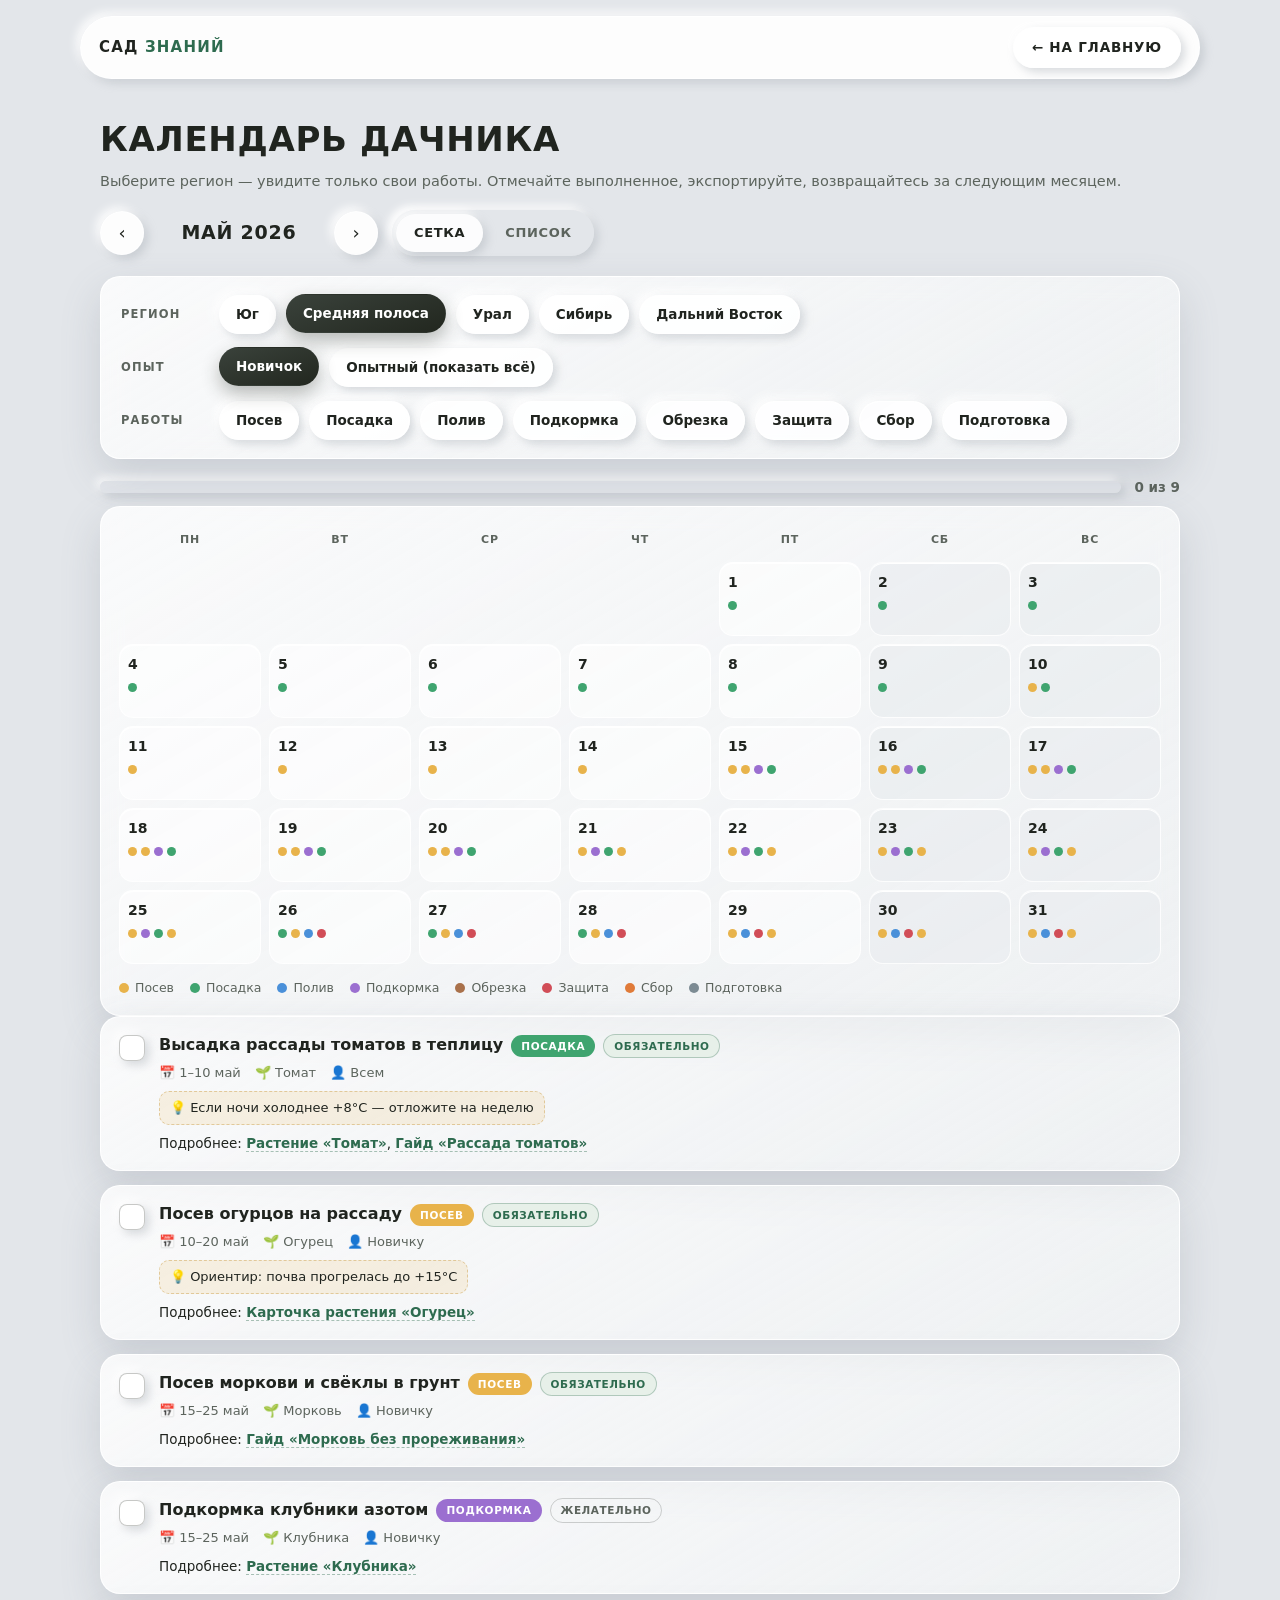
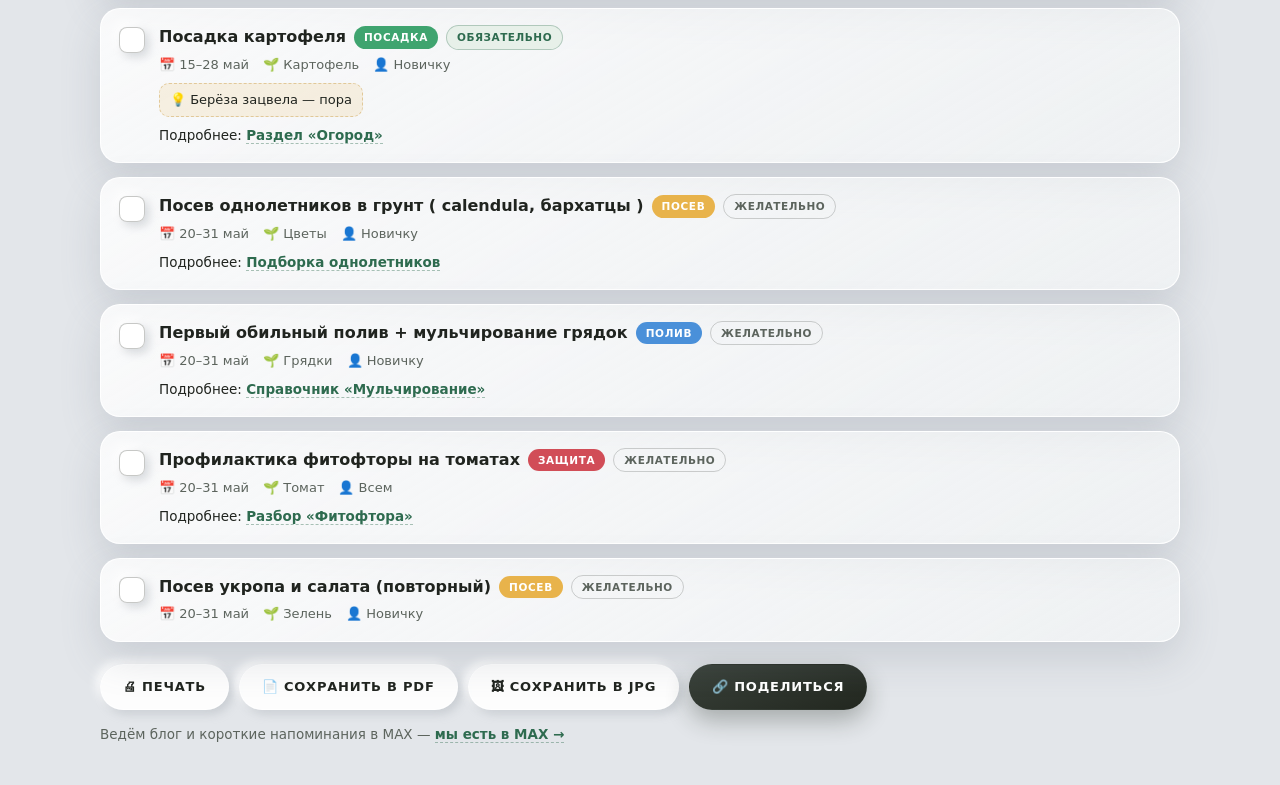
<file: wp-content/themes/sad-znaniy/_design/kalendar-demo.html>
<!DOCTYPE html>
<html lang="ru">
<head>
<meta charset="UTF-8">
<meta name="viewport" content="width=device-width, initial-scale=1.0">
<title>Календарь дачника — Сад знаний</title>
<meta name="description" content="Персональный календарь работ дачника по вашему региону: что делать на участке по месяцам, чек-листы, напоминания.">
<style>
/* ============ ТОКЕНЫ (как в теме) ============ */
:root{
    --bg:#E3E6EA; --ink:#20241F; --muted:#5C645D; --accent:#2E6B4F;
    --accent-soft:#E7F0E9;
    --glass:linear-gradient(150deg, rgba(255,255,255,.8), rgba(248,250,250,.55));
    --glass-strong:rgba(255,255,255,.9);
    --gb:rgba(255,255,255,.95);
    --neu-sm:4px 4px 10px rgba(160,168,176,.4), -4px -4px 10px rgba(255,255,255,.9);
    --neu:8px 8px 20px rgba(160,168,176,.45), -8px -8px 20px rgba(255,255,255,.95);
    --sh:0 16px 40px rgba(100,112,124,.2);
    --r-md:20px; --r-tile:16px;
    /* Цвета категорий работ */
    --c-sow:#E8B34B; --c-plant:#3FA46F; --c-water:#4A90D9; --c-feed:#9B6FD0;
    --c-prune:#A9714B; --c-protect:#D14D57; --c-harvest:#E07B39; --c-prep:#7C8B93;
}
*{margin:0;padding:0;box-sizing:border-box}
html{scroll-behavior:smooth}
body{font-family:'Golos Text',system-ui,sans-serif;font-size:16px;line-height:1.55;color:var(--ink);background:var(--bg);-webkit-font-smoothing:antialiased;overflow-x:hidden}
a{color:inherit;text-decoration:none}
button{font:inherit;cursor:pointer;border:none;background:none;color:inherit}
:focus-visible{outline:3px solid var(--accent);outline-offset:2px;border-radius:8px}
.wrap{max-width:1120px;margin:0 auto;padding:0 20px}

/* ============ ШАПКА (упрощённая) ============ */
.topbar{display:flex;align-items:center;gap:14px;margin:16px auto 0;max-width:1120px;padding:10px 18px;border-radius:999px;background:var(--glass-strong);border:1px solid var(--gb);box-shadow:var(--neu-sm)}
.logo{font-weight:700;letter-spacing:.08em;text-transform:uppercase;font-size:15px}
.logo span{color:var(--accent)}
.topbar .back{margin-left:auto;font-size:13.5px;font-weight:600;letter-spacing:.06em;text-transform:uppercase;padding:9px 18px;border-radius:999px;background:var(--glass-strong);border:1px solid var(--gb);box-shadow:var(--neu-sm)}
.topbar .back:hover{color:var(--accent)}

/* ============ ШАПКА КАЛЕНДАРЯ ============ */
.cal-head{margin:34px 0 20px;display:flex;align-items:flex-end;justify-content:space-between;gap:18px;flex-wrap:wrap}
.cal-head h1{font-size:clamp(24px,3vw,34px);font-weight:700;letter-spacing:.02em;text-transform:uppercase}
.cal-head p{color:var(--muted);font-size:14.5px;margin-top:4px}
.month-nav{display:flex;align-items:center;gap:10px}
.mnav-btn{width:44px;height:44px;border-radius:50%;background:var(--glass-strong);border:1px solid var(--gb);box-shadow:var(--neu-sm);font-size:18px;transition:transform .2s,color .2s}
.mnav-btn:hover{color:var(--accent);transform:translateY(-2px)}
.month-title{min-width:170px;text-align:center;font-weight:700;font-size:19px;letter-spacing:.04em;text-transform:uppercase}

.view-toggle{display:flex;gap:4px;padding:4px;border-radius:999px;background:rgba(228,231,235,.7);box-shadow:var(--neu-sm)}
.view-toggle button{padding:9px 18px;border-radius:999px;font-size:13px;font-weight:600;letter-spacing:.05em;text-transform:uppercase;color:var(--muted);transition:all .25s}
.view-toggle button.on{background:var(--glass-strong);color:var(--ink);box-shadow:var(--neu-sm)}

/* ============ ФИЛЬТРЫ ============ */
.filters{background:var(--glass);border:1px solid var(--gb);border-radius:var(--r-md);box-shadow:var(--sh);padding:18px 20px;display:flex;flex-direction:column;gap:14px;-webkit-backdrop-filter:blur(14px);backdrop-filter:blur(14px)}
.f-row{display:flex;align-items:center;gap:10px;flex-wrap:wrap}
.f-label{font-size:11.5px;font-weight:700;letter-spacing:.1em;text-transform:uppercase;color:var(--muted);min-width:88px}
.chip{padding:8px 16px;border-radius:999px;font-size:13.5px;font-weight:600;background:var(--glass-strong);border:1px solid var(--gb);box-shadow:var(--neu-sm);transition:all .22s}
.chip:hover{color:var(--accent)}
.chip.on{background:linear-gradient(160deg,#3A423B,#22271F);color:#fff;border-color:transparent;box-shadow:0 8px 18px rgba(35,42,34,.3);transform:translateY(-1px)}
.chip.on.t-sow{background:linear-gradient(160deg,#E8B34B,#c98f2e)}
.chip.on.t-plant{background:linear-gradient(160deg,#3FA46F,#2E6B4F)}
.chip.on.t-water{background:linear-gradient(160deg,#4A90D9,#33699f)}
.chip.on.t-feed{background:linear-gradient(160deg,#9B6FD0,#7a51ab)}
.chip.on.t-prune{background:linear-gradient(160deg,#A9714B,#865434)}
.chip.on.t-protect{background:linear-gradient(160deg,#D14D57,#b13a44)}
.chip.on.t-harvest{background:linear-gradient(160deg,#E07B39,#bd5f22)}
.chip.on.t-prep{background:linear-gradient(160deg,#7C8B93,#5f6d74)}

/* ============ ПРОГРЕСС ============ */
.progress-row{display:flex;align-items:center;gap:14px;margin:18px 0 8px}
.progress-track{flex:1;height:12px;border-radius:999px;background:rgba(228,231,235,.8);box-shadow:var(--neu-sm);overflow:hidden}
.progress-fill{height:100%;width:0;border-radius:999px;background:linear-gradient(90deg,#3FA46F,#2E6B4F);transition:width .6s ease}
.progress-num{font-size:13.5px;font-weight:600;color:var(--muted);white-space:nowrap}

/* ============ СЕТКА МЕСЯЦА ============ */
.cal-grid-card{background:var(--glass);border:1px solid var(--gb);border-radius:var(--r-md);box-shadow:var(--sh);padding:18px;-webkit-backdrop-filter:blur(14px);backdrop-filter:blur(14px)}
.grid7{display:grid;grid-template-columns:repeat(7,1fr);gap:8px}
.dow{font-size:11px;font-weight:700;letter-spacing:.08em;text-transform:uppercase;color:var(--muted);text-align:center;padding:6px 0}
.day{min-height:74px;border-radius:14px;background:rgba(255,255,255,.55);border:1px solid rgba(255,255,255,.8);box-shadow:inset 0 1px 0 #fff;padding:7px 8px;cursor:pointer;position:relative;transition:transform .2s,box-shadow .25s}
.day:hover{transform:translateY(-3px);box-shadow:var(--neu-sm)}
.day.empty{background:transparent;border:none;box-shadow:none;cursor:default}
.day.out{opacity:.45}
.day .num{font-weight:700;font-size:14px}
.day.today .num{display:inline-flex;width:26px;height:26px;align-items:center;justify-content:center;background:var(--accent);color:#fff;border-radius:50%}
.day.sel{border-color:var(--accent);box-shadow:0 0 0 2px var(--accent) inset}
.day.weekend{background:rgba(232,235,239,.6)}
.markers{display:flex;flex-wrap:wrap;gap:4px;margin-top:6px}
.mk{width:9px;height:9px;border-radius:50%;transition:transform .2s}
.day:hover .mk{transform:scale(1.35)}
.mk.sow{background:var(--c-sow)}.mk.plant{background:var(--c-plant)}.mk.water{background:var(--c-water)}.mk.feed{background:var(--c-feed)}.mk.prune{background:var(--c-prune)}.mk.protect{background:var(--c-protect)}.mk.harvest{background:var(--c-harvest)}.mk.prep{background:var(--c-prep)}
.legend{display:flex;flex-wrap:wrap;gap:8px 16px;margin-top:14px;font-size:12.5px;color:var(--muted)}
.legend span{display:inline-flex;align-items:center;gap:6px}
.legend i{width:10px;height:10px;border-radius:50%;display:inline-block}

/* Панель выбранного дня */
.day-panel{margin-top:14px;padding:16px;border-radius:14px;background:var(--accent-soft);border:1px solid rgba(46,107,79,.2)}
.day-panel h3{font-size:14px;font-weight:700;letter-spacing:.06em;text-transform:uppercase;margin-bottom:10px}
.day-panel .dp-task{font-size:14.5px;padding:5px 0;display:flex;gap:8px;align-items:baseline}
.dp-dot{width:9px;height:9px;border-radius:50%;flex-shrink:0;position:relative;top:-1px}

/* ============ СПИСОК ЗАДАЧ ============ */
.tasks{display:flex;flex-direction:column;gap:14px}
.task{background:var(--glass);border:1px solid var(--gb);border-radius:var(--r-md);box-shadow:var(--sh);padding:16px 18px;display:flex;gap:14px;align-items:flex-start;transition:transform .22s,box-shadow .3s;animation:appear .35s ease both}
.task:hover{transform:translateY(-3px);box-shadow:0 20px 44px rgba(100,112,124,.28)}
@keyframes appear{from{opacity:0;transform:translateY(8px)}to{opacity:1;transform:none}}
.task.done{opacity:.55}
.task.done .t-title{text-decoration:line-through}
.cb{width:26px;height:26px;border-radius:8px;flex-shrink:0;background:var(--glass-strong);border:1.5px solid rgba(32,36,31,.25);box-shadow:var(--neu-sm);display:flex;align-items:center;justify-content:center;transition:all .2s;margin-top:2px}
.cb svg{opacity:0;transform:scale(.4);transition:all .2s;color:#fff}
.task.done .cb{background:var(--accent);border-color:var(--accent)}
.task.done .cb svg{opacity:1;transform:scale(1)}
.t-body{flex:1;min-width:0}
.t-top{display:flex;align-items:center;gap:8px;flex-wrap:wrap}
.t-title{font-weight:700;font-size:16px}
.t-type{font-size:10.5px;font-weight:700;letter-spacing:.06em;text-transform:uppercase;padding:3px 10px;border-radius:999px;color:#fff}
.t-type.sow{background:var(--c-sow)}.t-type.plant{background:var(--c-plant)}.t-type.water{background:var(--c-water)}.t-type.feed{background:var(--c-feed)}.t-type.prune{background:var(--c-prune)}.t-type.protect{background:var(--c-protect)}.t-type.harvest{background:var(--c-harvest)}.t-type.prep{background:var(--c-prep)}
.t-pr{font-size:10.5px;font-weight:700;letter-spacing:.05em;text-transform:uppercase;padding:3px 10px;border-radius:999px;border:1px solid rgba(32,36,31,.2);color:var(--muted)}
.t-pr.must{background:var(--accent-soft);color:var(--accent);border-color:rgba(46,107,79,.3)}
.t-meta{display:flex;flex-wrap:wrap;gap:4px 14px;font-size:13px;color:var(--muted);margin-top:5px}
.t-hint{font-size:13px;background:rgba(232,179,75,.14);border:1px dashed rgba(196,143,46,.4);border-radius:10px;padding:6px 10px;margin-top:8px;display:inline-flex;gap:6px;align-items:baseline}
.t-links{margin-top:8px;font-size:13.5px}
.t-links a{color:var(--accent);font-weight:600;border-bottom:1px dashed rgba(46,107,79,.4)}
.t-links a:hover{border-bottom-style:solid}
.task.missed{opacity:.5;filter:grayscale(.4)}
.task.missed .miss-badge{font-size:11px;font-weight:700;color:#a33;background:rgba(209,77,87,.1);border:1px solid rgba(209,77,87,.3);border-radius:999px;padding:2px 10px}

/* ============ ЭКСПОРТ + MAX ============ */
.export-row{display:flex;gap:10px;flex-wrap:wrap;margin:22px 0 6px}
.btn{display:inline-flex;align-items:center;gap:8px;padding:12px 22px;border-radius:999px;font-size:13px;font-weight:600;letter-spacing:.06em;text-transform:uppercase;border:1px solid var(--gb);background:var(--glass-strong);box-shadow:var(--neu-sm);transition:all .22s}
.btn:hover{transform:translateY(-2px);color:var(--accent);box-shadow:var(--neu)}
.btn-dark{background:linear-gradient(160deg,#3A423B,#22271F);color:#fff;border-color:transparent;box-shadow:0 10px 24px rgba(35,42,34,.32)}
.btn-dark:hover{color:#fff}
.max-link{margin:14px 0 40px;font-size:13.5px;color:var(--muted)}
.max-link a{color:var(--accent);font-weight:600;border-bottom:1px dashed rgba(46,107,79,.4)}
.max-link a:hover{border-bottom-style:solid}
.empty-state{padding:44px 20px;text-align:center;color:var(--muted);font-size:15px}

/* ============ ПЕЧАТЬ ============ */
@media print{
    body{background:#fff;font-size:13px}
    .topbar,.filters,.view-toggle,.month-nav,.export-row,.max-link,.cal-head p,.legend,.day-panel,.cb{display:none !important}
    .cal-head h1{font-size:20px}
    .cal-grid-card,.task{box-shadow:none;border:1px solid #ddd;break-inside:avoid;background:#fff}
    .frame{margin:0;padding:0}
}
@media(max-width:760px){
    .grid7{gap:4px}
    .day{min-height:52px;padding:5px}
    .day .num{font-size:12px}
    .f-label{min-width:100%}
    .cal-head{flex-direction:column;align-items:stretch}
    .view-toggle{align-self:flex-start}
}
@media (prefers-reduced-motion:reduce){*{animation:none!important;transition:none!important}}
</style>
</head>
<body>

<header class="topbar">
    <a href="/" class="logo">Сад <span>знаний</span></a>
    <a href="/" class="back">← На главную</a>
</header>

<main class="wrap">

    <div class="cal-head">
        <div>
            <h1>Календарь дачника</h1>
            <p>Выберите регион — увидите только свои работы. Отмечайте выполненное, экспортируйте, возвращайтесь за следующим месяцем.</p>
        </div>
        <div style="display:flex;gap:14px;align-items:center;flex-wrap:wrap">
            <div class="month-nav">
                <button class="mnav-btn" id="prevM" aria-label="Предыдущий месяц">‹</button>
                <span class="month-title" id="monthTitle">Май 2026</span>
                <button class="mnav-btn" id="nextM" aria-label="Следующий месяц">›</button>
            </div>
            <div class="view-toggle" role="tablist">
                <button id="vGrid" class="on">Сетка</button>
                <button id="vList">Список</button>
            </div>
        </div>
    </div>

    <!-- Фильтры -->
    <section class="filters" aria-label="Фильтры календаря">
        <div class="f-row">
            <span class="f-label">Регион</span>
            <button class="chip region" data-region="south">Юг</button>
            <button class="chip region on" data-region="mid">Средняя полоса</button>
            <button class="chip region" data-region="ural">Урал</button>
            <button class="chip region" data-region="sib">Сибирь</button>
            <button class="chip region" data-region="dv">Дальний Восток</button>
        </div>
        <div class="f-row">
            <span class="f-label">Опыт</span>
            <button class="chip exp on" data-exp="new">Новичок</button>
            <button class="chip exp" data-exp="all">Опытный (показать всё)</button>
        </div>
        <div class="f-row">
            <span class="f-label">Работы</span>
            <button class="chip wtype t-sow" data-type="sow">Посев</button>
            <button class="chip wtype t-plant" data-type="plant">Посадка</button>
            <button class="chip wtype t-water" data-type="water">Полив</button>
            <button class="chip wtype t-feed" data-type="feed">Подкормка</button>
            <button class="chip wtype t-prune" data-type="prune">Обрезка</button>
            <button class="chip wtype t-protect" data-type="protect">Защита</button>
            <button class="chip wtype t-harvest" data-type="harvest">Сбор</button>
            <button class="chip wtype t-prep" data-type="prep">Подготовка</button>
        </div>
    </section>

    <!-- Прогресс -->
    <div class="progress-row">
        <div class="progress-track"><div class="progress-fill" id="pFill"></div></div>
        <span class="progress-num" id="pNum">0 из 0</span>
    </div>

    <!-- СЕТКА -->
    <section id="gridView" class="cal-grid-card">
        <div class="grid7" id="grid"></div>
        <div class="legend" id="legend">
            <span><i class="mk sow"></i>Посев</span><span><i class="mk plant"></i>Посадка</span>
            <span><i class="mk water"></i>Полив</span><span><i class="mk feed"></i>Подкормка</span>
            <span><i class="mk prune"></i>Обрезка</span><span><i class="mk protect"></i>Защита</span>
            <span><i class="mk harvest"></i>Сбор</span><span><i class="mk prep"></i>Подготовка</span>
        </div>
        <div class="day-panel" id="dayPanel" hidden>
            <h3 id="dpTitle"></h3>
            <div id="dpTasks"></div>
        </div>
    </section>

    <!-- СПИСОК -->
    <section id="listView" class="tasks" hidden></section>

    <!-- Экспорт -->
    <div class="export-row">
        <button class="btn" onclick="window.print()">🖨 Печать</button>
        <button class="btn" id="btnPdf">📄 Сохранить в PDF</button>
        <button class="btn" id="btnJpg">🖼 Сохранить в JPG</button>
        <button class="btn btn-dark" id="btnShare">🔗 Поделиться</button>
    </div>
    <p class="max-link">Ведём блог и короткие напоминания в MAX — <a href="https://web.max.ru/-76163835891728" target="_blank" rel="noopener">мы есть в MAX →</a></p>

</main>

<script>
/* ============ ДАННЫЕ (в проде — серверный рендер, см. примечание) ============ */
const TYPE_LABEL={sow:'Посев',plant:'Посадка',water:'Полив',feed:'Подкормка',prune:'Обрезка',protect:'Защита',harvest:'Сбор',prep:'Подготовка'};
const REGION_LABEL={south:'Юг',mid:'Средняя полоса',ural:'Урал',sib:'Сибирь',dv:'Дальний Восток'};
const TASKS=[
 {id:1,title:'Посев огурцов на рассаду',type:'sow',regions:['mid','ural','sib'],exp:'new',d1:10,d2:20,pr:'must',hint:'Ориентир: почва прогрелась до +15°C',crop:'Огурец',links:[['Карточка растения «Огурец»','#']]},
 {id:2,title:'Высадка рассады томатов в теплицу',type:'plant',regions:['mid'],exp:'all',d1:1,d2:10,pr:'must',hint:'Если ночи холоднее +8°C — отложите на неделю',crop:'Томат',links:[['Растение «Томат»','#'],['Гайд «Рассада томатов»','#']]},
 {id:3,title:'Высадка рассады томатов в открытый грунт',type:'plant',regions:['south'],exp:'all',d1:1,d2:12,pr:'must',hint:'',crop:'Томат',links:[['Растение «Томат»','#']]},
 {id:4,title:'Санитарная обрезка яблонь и груш',type:'prune',regions:['all'],exp:'exp',d1:1,d2:15,pr:'must',hint:'Только до распускания почек',crop:'Яблоня',links:[['Гайд «Обрезка яблони»','#']]},
 {id:5,title:'Профилактическая обработка сада от вредителей',type:'protect',regions:['all'],exp:'exp',d1:5,d2:15,pr:'must',hint:'По зелёному конусу',crop:'Сад',links:[['Раздел «Защита»','#']]},
 {id:6,title:'Посев моркови и свёклы в грунт',type:'sow',regions:['mid','ural','sib'],exp:'new',d1:15,d2:25,pr:'must',hint:'',crop:'Морковь',links:[['Гайд «Морковь без прореживания»','#']]},
 {id:7,title:'Подкормка клубники азотом',type:'feed',regions:['all'],exp:'new',d1:15,d2:25,pr:'opt',hint:'',crop:'Клубника',links:[['Растение «Клубника»','#']]},
 {id:8,title:'Посадка картофеля',type:'plant',regions:['mid','ural','sib'],exp:'new',d1:15,d2:28,pr:'must',hint:'Берёза зацвела — пора',crop:'Картофель',links:[['Раздел «Огород»','#']]},
 {id:9,title:'Посев однолетников в грунт ( calendula, бархатцы )',type:'sow',regions:['all'],exp:'new',d1:20,d2:31,pr:'opt',hint:'',crop:'Цветы',links:[['Подборка однолетников','#']]},
 {id:10,title:'Первый обильный полив + мульчирование грядок',type:'water',regions:['all'],exp:'new',d1:20,d2:31,pr:'opt',hint:'',crop:'Грядки',links:[['Справочник «Мульчирование»','#']]},
 {id:11,title:'Профилактика фитофторы на томатах',type:'protect',regions:['south','mid'],exp:'all',d1:20,d2:31,pr:'opt',hint:'',crop:'Томат',links:[['Разбор «Фитофтора»','#']]},
 {id:12,title:'Сбор первого редиса',type:'harvest',regions:['south'],exp:'all',d1:20,d2:31,pr:'opt',hint:'',crop:'Редис',links:[]},
 {id:13,title:'Посев укропа и салата (повторный)',type:'sow',regions:['mid','ural','sib','dv'],exp:'new',d1:20,d2:31,pr:'opt',hint:'',crop:'Зелень',links:[]}
];
const JUNE=[ // июнь — чтобы стрелка месяцев работала
 {id:101,title:'Высадка рассады томатов в грунт',type:'plant',regions:['mid','ural','sib'],exp:'new',d1:1,d2:10,pr:'must',hint:'Сибирь: +2 недели',crop:'Томат',links:[['Растение «Томат»','#']]},
 {id:102,title:'Прищипка огурцов',type:'prep',regions:['all'],exp:'exp',d1:5,d2:20,pr:'opt',hint:'',crop:'Огурец',links:[['Растение «Огурец»','#']]},
 {id:103,title:'Полив сада раз в неделю по норме',type:'water',regions:['all'],exp:'new',d1:1,d2:30,pr:'must',hint:'',crop:'Сад',links:[]}
];
const DATA={5:TASKS,6:JUNE};

/* ============ СОСТОЯНИЕ ============ */
const S={month:5,year:2026,region:'mid',exp:'new',types:new Set(),view:'grid',day:null};
try{Object.assign(S,JSON.parse(localStorage.getItem('sad_cal')||'{}'));}catch(e){}
const saveS=()=>localStorage.setItem('sad_cal',JSON.stringify({region:S.region,exp:S.exp,month:S.month,year:S.year,view:S.view}));
const doneSet=new Set(JSON.parse(localStorage.getItem('sad_done')||'[]'));
const saveDone=()=>localStorage.setItem('sad_done',JSON.stringify([...doneSet]));
const MONTHS=['Январь','Февраль','Март','Апрель','Май','Июнь','Июль','Август','Сентябрь','Октябрь','Ноябрь','Декабрь'];
const today=new Date();

/* ============ ФИЛЬТРАЦИЯ ============ */
const visible=()=>{
    const arr=DATA[S.month]||[];
    return arr.filter(t=>{
        if(!(t.regions.includes('all')||t.regions.includes(S.region)))return false;
        if(S.exp==='new'&&t.exp==='exp')return false;
        if(S.types.size&&!S.types.has(t.type))return false;
        return true;
    });
};
const taskOnDay=(t,d)=>d>=t.d1&&d<=t.d2;

/* ============ РЕНДЕР ============ */
const $=id=>document.getElementById(id);
function render(){
    $('monthTitle').textContent=MONTHS[S.month-1]+' '+S.year;
    const list=visible();
    // сетка
    const first=new Date(S.year,S.month-1,1).getDay(),off=(first+6)%7;
    const days=new Date(S.year,S.month,0).getDate();
    let g='<div class="dow">Пн</div><div class="dow">Вт</div><div class="dow">Ср</div><div class="dow">Чт</div><div class="dow">Пт</div><div class="dow">Сб</div><div class="dow">Вс</div>';
    for(let i=0;i<off;i++)g+='<div class="day empty"></div>';
    for(let d=1;d<=days;d++){
        const dt=new Date(S.year,S.month-1,d);
        const wd=dt.getDay();
        const tasks=list.filter(t=>taskOnDay(t,d));
        const cls=['day',wd===0||wd===6?'weekend':''];
        if(dt.toDateString()===today.toDateString()&&S.month===today.getMonth()+1&&S.year===today.getFullYear())cls.push('today');
        if(S.day===d)cls.push('sel');
        g+=`<div class="${cls.join(' ')}" data-day="${d}" role="button" tabindex="0" aria-label="${d} ${MONTHS[S.month-1]}">
            <span class="num">${d}</span>
            <div class="markers">${tasks.slice(0,4).map(t=>`<i class="mk ${t.type}" title="${t.title}"></i>`).join('')}</div>
        </div>`;
    }
    $('grid').innerHTML=g;
    $('grid').querySelectorAll('.day[data-day]').forEach(el=>{
        const d=+el.dataset.day;
        el.onclick=()=>{S.day=S.day===d?null:d;render();};
        el.onkeydown=e=>{if(e.key==='Enter'||e.key===' '){e.preventDefault();S.day=S.day===d?null:d;render();}};
    });
    // панель дня
    if(S.day){
        const tasks=list.filter(t=>taskOnDay(t,S.day));
        $('dayPanel').hidden=false;
        $('dpTitle').textContent=`${S.day} ${MONTHS[S.month-1]} — ${tasks.length?tasks.length+' задач':'задач нет'}`;
        $('dpTasks').innerHTML=tasks.map(t=>`<div class="dp-task"><i class="dp-dot mk ${t.type}"></i>${t.title}</div>`).join('')||'<div class="dp-task">Отдыхайте 🌿 Задач на этот день нет.</div>';
    }else $('dayPanel').hidden=true;
    // список
    const sorted=[...list].sort((a,b)=>a.d1-b.d1);
    $('listView').innerHTML=sorted.length?sorted.map(t=>{
        const done=doneSet.has(t.id);
        const isCur=S.month===today.getMonth()+1&&S.year===today.getFullYear();
        const missed=isCur&&t.d2<today.getDate()&&!done;
        const links=t.links&&t.links.length?`<div class="t-links">Подробнее: ${t.links.map(l=>`<a href="${l[1]}">${l[0]}</a>`).join(', ')}</div>`:'';
        return `<article class="task ${done?'done':''} ${missed?'missed':''}" data-id="${t.id}">
            <button class="cb" aria-label="Отметить выполненной"><svg width="14" height="14" viewBox="0 0 24 24" fill="none" stroke="currentColor" stroke-width="3" stroke-linecap="round"><path d="m5 13 4 4L19 7"/></svg></button>
            <div class="t-body">
                <div class="t-top"><span class="t-title">${t.title}</span><span class="t-type ${t.type}">${TYPE_LABEL[t.type]}</span><span class="t-pr ${t.pr==='must'?'must':''}">${t.pr==='must'?'Обязательно':t.pr==='opt'?'Желательно':'По погоде'}</span>${missed?'<span class="miss-badge">Пропущено — запланируйте на следующий сезон</span>':''}</div>
                <div class="t-meta"><span>📅 ${t.d1}–${t.d2} ${MONTHS[S.month-1].toLowerCase()}</span><span>🌱 ${t.crop}</span><span>👤 ${t.exp==='new'?'Новичку':t.exp==='exp'?'Опытным':'Всем'}</span></div>
                ${t.hint?`<div class="t-hint">💡 ${t.hint}</div>`:''}
                ${links}
            </div>
        </article>`;
    }).join(''):'<div class="empty-state">События этого месяца ещё наполняются. Загляните в соседние месяцы или подпишитесь на напоминания.</div>';
    $('listView').querySelectorAll('.task').forEach(el=>{
        el.querySelector('.cb').onclick=()=>{
            const id=+el.dataset.id;
            doneSet.has(id)?doneSet.delete(id):doneSet.add(id);
            saveDone();render();
        };
    });
    // прогресс
    const done=list.filter(t=>doneSet.has(t.id)).length;
    $('pFill').style.width=list.length?(done/list.length*100)+'%':'0';
    $('pNum').textContent=`${done} из ${list.length}`;
    saveS();
}

/* ============ СОБЫТИЯ UI ============ */
document.querySelectorAll('.region').forEach(b=>b.onclick=()=>{
    S.region=b.dataset.region;
    document.querySelectorAll('.region').forEach(x=>x.classList.toggle('on',x===b));render();
});
document.querySelectorAll('.exp').forEach(b=>b.onclick=()=>{
    S.exp=b.dataset.exp;
    document.querySelectorAll('.exp').forEach(x=>x.classList.toggle('on',x===b));render();
});
document.querySelectorAll('.wtype').forEach(b=>b.onclick=()=>{
    const t=b.dataset.type;
    S.types.has(t)?S.types.delete(t):S.types.add(t);
    b.classList.toggle('on');render();
});
 $('vGrid').onclick=()=>{S.view='grid';$('vGrid').classList.add('on');$('vList').classList.remove('on');$('gridView').hidden=false;$('listView').hidden=true;};
 $('vList').onclick=()=>{S.view='list';$('vList').classList.add('on');$('vGrid').classList.remove('on');$('gridView').hidden=true;$('listView').hidden=false;};
 $('prevM').onclick=()=>{S.month--;if(S.month<1){S.month=12;S.year--;}S.day=null;render();};
 $('nextM').onclick=()=>{S.month++;if(S.month>12){S.month=1;S.year++;}S.day=null;render();};
 $('btnPdf').onclick=()=>window.print();

/* JPG: рисуем карточку месяца на canvas */
 $('btnJpg').onclick=()=>{
    const list=visible();
    const c=document.createElement('canvas');c.width=900;c.height=200+list.length*54+120;
    const x=c.getContext('2d');
    x.fillStyle='#F4F5F7';x.fillRect(0,0,c.width,c.height);
    x.fillStyle='#20241F';x.font='bold 34px system-ui';x.fillText('Календарь дачника — '+MONTHS[S.month-1]+' '+S.year,50,80);
    x.fillStyle='#5C645D';x.font='20px system-ui';x.fillText('Регион: '+REGION_LABEL[S.region]+' · znai-sad.ru',50,115);
    list.forEach((t,i)=>{
        const y=170+i*54;
        x.fillStyle='#fff';x.strokeStyle='#E3E6EA';
        x.beginPath();x.roundRect(50,y,800,44,12);x.fill();x.stroke();
        x.fillStyle=getComputedStyle(document.documentElement).getPropertyValue('--c-'+t.type)||'#3FA46F';
        x.beginPath();x.arc(78,y+22,8,0,7);x.fill();
        x.fillStyle='#20241F';x.font='18px system-ui';
        x.fillText(`${t.d1}–${t.d2}. ${t.title}`.slice(0,58),100,y+29);
        x.fillStyle=doneSet.has(t.id)?'#3FA46F':'#c9ced4';
        x.beginPath();x.roundRect(790,y+12,20,20,6);x.fill();
        if(doneSet.has(t.id)){x.strokeStyle='#fff';x.lineWidth=3;x.beginPath();x.moveTo(794,y+22);x.lineTo(799,y+27);x.lineTo(807,y+16);x.stroke();}
    });
    const a=document.createElement('a');
    a.download='calendar-'+S.year+'-'+String(S.month).padStart(2,'0')+'.jpg';
    a.href=c.toDataURL('image/jpeg',0.9);a.click();
};

/* Поделиться */
 $('btnShare').onclick=async()=>{
    const list=visible();
    const data={title:'Календарь дачника — Сад знаний',
        text:`${MONTHS[S.month-1]} ${S.year}, ${REGION_LABEL[S.region]}: ${list.length} задач на участке`,
        url:location.origin+'/kalendar/?region='+S.region+'&month='+S.month};
    if(navigator.share){try{await navigator.share(data);return;}catch(e){}}
    try{await navigator.clipboard.writeText(data.text+' → '+data.url);
        $('btnShare').textContent='✓ Ссылка скопирована';
        setTimeout(()=>$('btnShare').textContent='🔗 Поделиться',2000);
    }catch(e){prompt('Скопируйте ссылку:',data.url);}
};

/* Восстановить сохранённые фильтры в UI */
document.querySelectorAll('.region').forEach(b=>b.classList.toggle('on',b.dataset.region===S.region));
document.querySelectorAll('.exp').forEach(b=>b.classList.toggle('on',b.dataset.exp===S.exp));
(S.view==='list')&&$('vList').click();
render();
</script>
</body>
</html>
</file>
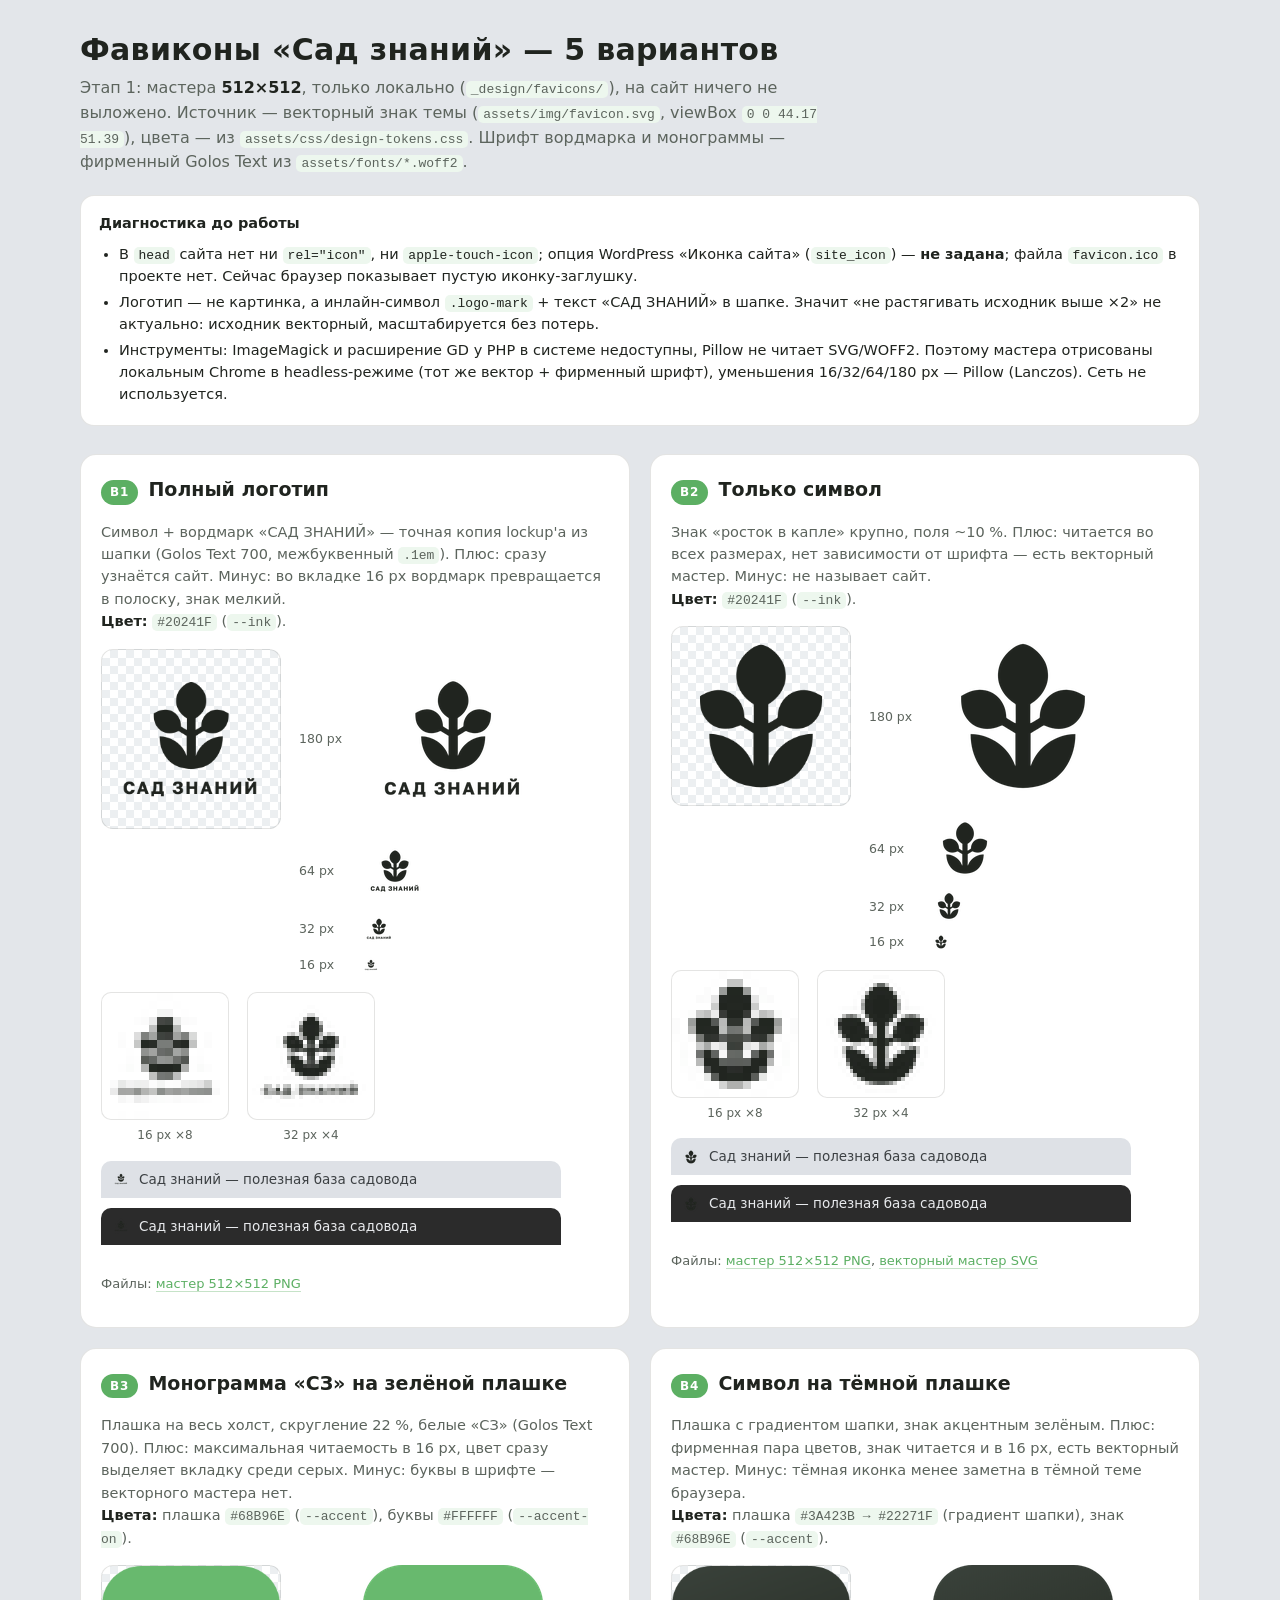
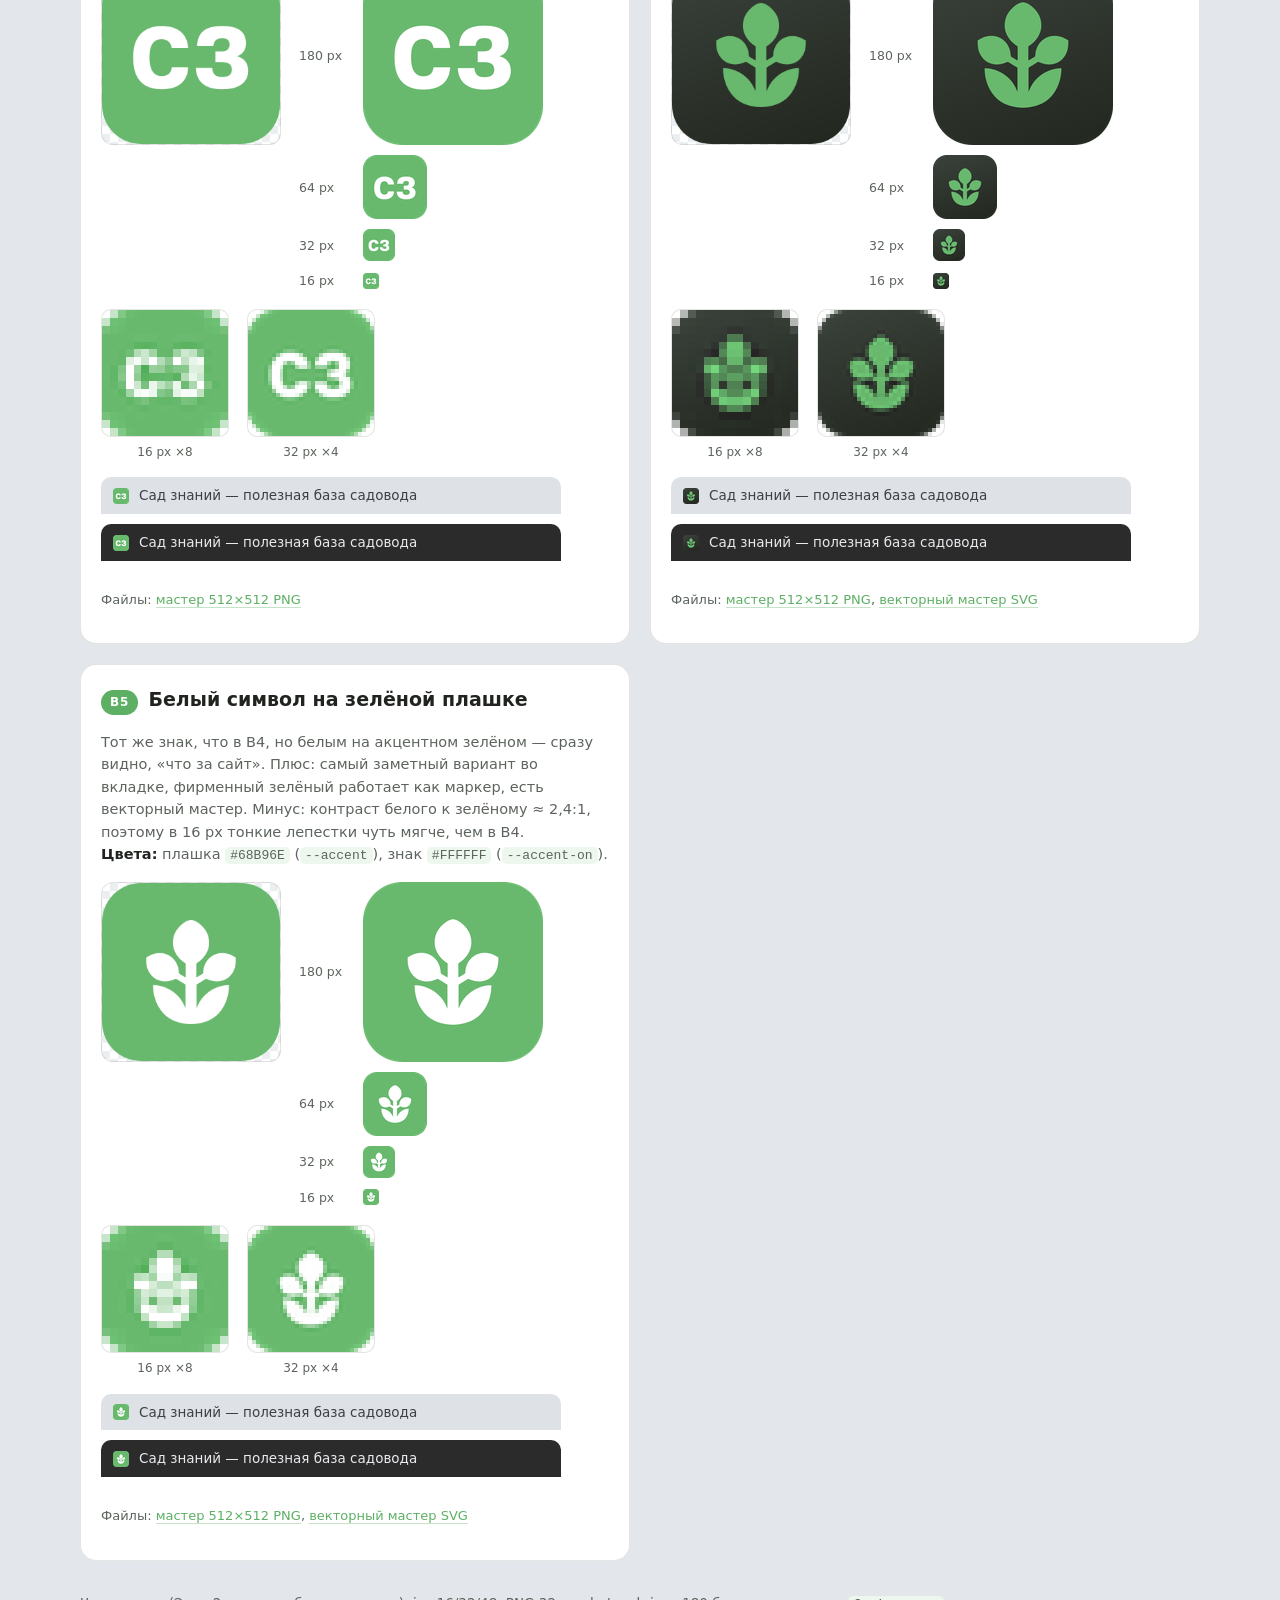
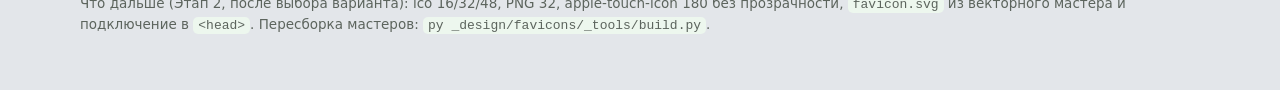
<file: wp-content/themes/sad-znaniy/_design/favicons/preview.html>
<!DOCTYPE html>
<html lang="ru">
<head>
<meta charset="utf-8">
<meta name="viewport" content="width=device-width, initial-scale=1">
<title>Фавиконы «Сад знаний» — 5 вариантов (Этап 1)</title>
<style>
  :root{
    --ink:#20241F; --muted:#5C645D; --accent:#68B96E; --accent-dark:#5CAF63;
    --accent-soft:#EDF7EE; --bg:#E3E6EA; --line:rgba(32,36,31,.12);
    --check-a:#ffffff; --check-b:#eceff1;
  }
  *{ box-sizing:border-box; }
  body{
    margin:0; padding:32px 20px 56px;
    background:var(--bg); color:var(--ink);
    font:16px/1.55 system-ui, "Segoe UI", Arial, sans-serif;
  }
  .wrap{ max-width:1120px; margin:0 auto; }
  h1{ font-size:clamp(22px,2.6vw,30px); line-height:1.2; margin:0 0 8px; letter-spacing:.01em; }
  .lead{ margin:0 0 8px; color:var(--muted); max-width:78ch; }
  .lead b{ color:var(--ink); font-weight:600; }
  .diag{
    margin:20px 0 28px; padding:16px 18px; background:#fff; border-radius:14px;
    border:1px solid var(--line); font-size:14.5px;
  }
  .diag ul{ margin:8px 0 0; padding-left:20px; }
  .diag li{ margin:3px 0; }
  code{
    background:var(--accent-soft); border-radius:5px; padding:1px 5px;
    font:13px/1.4 ui-monospace, Consolas, monospace;
  }
  .grid{ display:grid; gap:20px; grid-template-columns:repeat(auto-fill, minmax(500px, 1fr)); }
  .card{
    background:#fff; border:1px solid var(--line); border-radius:16px;
    padding:20px; display:flex; flex-direction:column; gap:16px;
  }
  .card h2{ font-size:19px; margin:0; display:flex; align-items:baseline; gap:10px; }
  .tag{
    font-size:12px; font-weight:700; letter-spacing:.08em; text-transform:uppercase;
    color:#fff; background:var(--accent-dark); border-radius:999px; padding:3px 9px;
  }
  .what{ margin:0; font-size:14.5px; color:var(--muted); }
  .what b{ color:var(--ink); font-weight:600; }
  .row{ display:flex; gap:18px; align-items:flex-start; flex-wrap:wrap; }
  .master{
    width:180px; height:180px; border-radius:12px; border:1px solid var(--line);
    background-image:
      linear-gradient(45deg, var(--check-b) 25%, transparent 25%, transparent 75%, var(--check-b) 75%),
      linear-gradient(45deg, var(--check-b) 25%, transparent 25%, transparent 75%, var(--check-b) 75%);
    background-size:16px 16px; background-position:0 0, 8px 8px;
  }
  .master img{ width:100%; height:100%; display:block; image-rendering:auto; }
  .sizes{ display:flex; flex-direction:column; gap:10px; }
  .size-line{ display:flex; align-items:center; gap:12px; }
  .size-line span{ font-size:12.5px; color:var(--muted); min-width:52px; font-variant-numeric:tabular-nums; }
  .size-line img{ display:block; }
  .zoom{
    display:flex; flex-direction:column; align-items:center; gap:6px;
    font-size:12px; color:var(--muted);
  }
  .zoom img{
    width:128px; height:128px; image-rendering:pixelated;
    border-radius:10px; border:1px solid var(--line); background:#fff;
  }
  .tabs{ display:flex; flex-direction:column; gap:10px; }
  .tab{
    display:flex; align-items:center; gap:10px; width:100%; max-width:460px;
    padding:8px 14px 8px 12px; border-radius:10px 10px 0 0; font-size:13.5px;
  }
  .tab img{ width:16px; height:16px; display:block; flex:none; }
  .tab .title{ white-space:nowrap; overflow:hidden; text-overflow:ellipsis; }
  .tab.light{ background:#dee1e6; color:#3c4043; }
  .tab.dark{ background:#2b2b2b; color:#e8eaed; }
  .files{ font-size:13px; color:var(--muted); }
  .files a{ color:var(--accent-dark); text-decoration:none; border-bottom:1px solid rgba(92,175,99,.35); }
  .files a:hover{ border-bottom-color:var(--accent-dark); }
  footer{ margin-top:32px; font-size:13.5px; color:var(--muted); }
</style>
</head>
<body>
<div class="wrap">
  <h1>Фавиконы «Сад знаний» — 5 вариантов</h1>
  <p class="lead">
    Этап 1: мастера <b>512×512</b>, только локально (<code>_design/favicons/</code>), на сайт ничего не выложено.
    Источник — векторный знак темы (<code>assets/img/favicon.svg</code>, viewBox <code>0 0 44.17 51.39</code>),
    цвета — из <code>assets/css/design-tokens.css</code>. Шрифт вордмарка и монограммы — фирменный
    Golos Text из <code>assets/fonts/*.woff2</code>.
  </p>

  <div class="diag">
    <b>Диагностика до работы</b>
    <ul>
      <li>В <code>head</code> сайта нет ни <code>rel="icon"</code>, ни <code>apple-touch-icon</code>; опция WordPress
          «Иконка сайта» (<code>site_icon</code>) — <b>не задана</b>; файла <code>favicon.ico</code> в проекте нет.
          Сейчас браузер показывает пустую иконку-заглушку.</li>
      <li>Логотип — не картинка, а инлайн-символ <code>.logo-mark</code> + текст «САД ЗНАНИЙ» в шапке.
          Значит «не растягивать исходник выше ×2» не актуально: исходник векторный, масштабируется без потерь.</li>
      <li>Инструменты: ImageMagick и расширение GD у PHP в системе недоступны, Pillow не читает SVG/WOFF2.
          Поэтому мастера отрисованы локальным Chrome в headless-режиме (тот же вектор + фирменный шрифт),
          уменьшения 16/32/64/180 px — Pillow (Lanczos). Сеть не используется.</li>
    </ul>
  </div>

  <div class="grid">
    <section class="card">
      <h2><span class="tag">В1</span> Полный логотип</h2>
      <p class="what">Символ + вордмарк «САД ЗНАНИЙ» — точная копия lockup'а из шапки
        (Golos Text 700, межбуквенный <code>.1em</code>). Плюс: сразу узнаётся сайт.
        Минус: во вкладке 16 px вордмарк превращается в полоску, знак мелкий.
        <br><b>Цвет:</b> <code>#20241F</code> (<code>--ink</code>).</p>
      <div class="row">
        <div class="master"><img src="variants/v1.png" alt="В1, мастер 512×512"></div>
        <div class="sizes">
          <div class="size-line"><span>180 px</span><img src="preview/v1-180.png" width="180" height="180" alt="В1, 180 px"></div>
          <div class="size-line"><span>64 px</span><img src="preview/v1-64.png" width="64" height="64" alt="В1, 64 px"></div>
          <div class="size-line"><span>32 px</span><img src="preview/v1-32.png" width="32" height="32" alt="В1, 32 px"></div>
          <div class="size-line"><span>16 px</span><img src="preview/v1-16.png" width="16" height="16" alt="В1, 16 px"></div>
        </div>
        <div class="zoom"><img src="preview/v1-16.png" alt="В1, 16 px, увеличение ×8"><span>16 px ×8</span></div>
        <div class="zoom"><img src="preview/v1-32.png" alt="В1, 32 px, увеличение ×4"><span>32 px ×4</span></div>
      </div>
      <div class="tabs">
        <div class="tab light"><img src="preview/v1-16.png" alt=""><span class="title">Сад знаний — полезная база садовода</span></div>
        <div class="tab dark"><img src="preview/v1-16.png" alt=""><span class="title">Сад знаний — полезная база садовода</span></div>
      </div>
      <p class="files">Файлы: <a href="variants/v1.png">мастер 512×512 PNG</a></p>
    </section>

    <section class="card">
      <h2><span class="tag">В2</span> Только символ</h2>
      <p class="what">Знак «росток в капле» крупно, поля ~10 %. Плюс: читается во всех размерах,
        нет зависимости от шрифта — есть векторный мастер. Минус: не называет сайт.
        <br><b>Цвет:</b> <code>#20241F</code> (<code>--ink</code>).</p>
      <div class="row">
        <div class="master"><img src="variants/v2.png" alt="В2, мастер 512×512"></div>
        <div class="sizes">
          <div class="size-line"><span>180 px</span><img src="preview/v2-180.png" width="180" height="180" alt="В2, 180 px"></div>
          <div class="size-line"><span>64 px</span><img src="preview/v2-64.png" width="64" height="64" alt="В2, 64 px"></div>
          <div class="size-line"><span>32 px</span><img src="preview/v2-32.png" width="32" height="32" alt="В2, 32 px"></div>
          <div class="size-line"><span>16 px</span><img src="preview/v2-16.png" width="16" height="16" alt="В2, 16 px"></div>
        </div>
        <div class="zoom"><img src="preview/v2-16.png" alt="В2, 16 px, увеличение ×8"><span>16 px ×8</span></div>
        <div class="zoom"><img src="preview/v2-32.png" alt="В2, 32 px, увеличение ×4"><span>32 px ×4</span></div>
      </div>
      <div class="tabs">
        <div class="tab light"><img src="preview/v2-16.png" alt=""><span class="title">Сад знаний — полезная база садовода</span></div>
        <div class="tab dark"><img src="preview/v2-16.png" alt=""><span class="title">Сад знаний — полезная база садовода</span></div>
      </div>
      <p class="files">Файлы: <a href="variants/v2.png">мастер 512×512 PNG</a>,
        <a href="variants/v2.svg">векторный мастер SVG</a></p>
    </section>

    <section class="card">
      <h2><span class="tag">В3</span> Монограмма «СЗ» на зелёной плашке</h2>
      <p class="what">Плашка на весь холст, скругление 22 %, белые «СЗ» (Golos Text 700).
        Плюс: максимальная читаемость в 16 px, цвет сразу выделяет вкладку среди серых.
        Минус: буквы в шрифте — векторного мастера нет.
        <br><b>Цвета:</b> плашка <code>#68B96E</code> (<code>--accent</code>), буквы <code>#FFFFFF</code>
        (<code>--accent-on</code>).</p>
      <div class="row">
        <div class="master"><img src="variants/v3.png" alt="В3, мастер 512×512"></div>
        <div class="sizes">
          <div class="size-line"><span>180 px</span><img src="preview/v3-180.png" width="180" height="180" alt="В3, 180 px"></div>
          <div class="size-line"><span>64 px</span><img src="preview/v3-64.png" width="64" height="64" alt="В3, 64 px"></div>
          <div class="size-line"><span>32 px</span><img src="preview/v3-32.png" width="32" height="32" alt="В3, 32 px"></div>
          <div class="size-line"><span>16 px</span><img src="preview/v3-16.png" width="16" height="16" alt="В3, 16 px"></div>
        </div>
        <div class="zoom"><img src="preview/v3-16.png" alt="В3, 16 px, увеличение ×8"><span>16 px ×8</span></div>
        <div class="zoom"><img src="preview/v3-32.png" alt="В3, 32 px, увеличение ×4"><span>32 px ×4</span></div>
      </div>
      <div class="tabs">
        <div class="tab light"><img src="preview/v3-16.png" alt=""><span class="title">Сад знаний — полезная база садовода</span></div>
        <div class="tab dark"><img src="preview/v3-16.png" alt=""><span class="title">Сад знаний — полезная база садовода</span></div>
      </div>
      <p class="files">Файлы: <a href="variants/v3.png">мастер 512×512 PNG</a></p>
    </section>

    <section class="card">
      <h2><span class="tag">В4</span> Символ на тёмной плашке</h2>
      <p class="what">Плашка с градиентом шапки, знак акцентным зелёным. Плюс: фирменная пара цветов,
        знак читается и в 16 px, есть векторный мастер. Минус: тёмная иконка менее заметна в тёмной теме браузера.
        <br><b>Цвета:</b> плашка <code>#3A423B → #22271F</code> (градиент шапки),
        знак <code>#68B96E</code> (<code>--accent</code>).</p>
      <div class="row">
        <div class="master"><img src="variants/v4.png" alt="В4, мастер 512×512"></div>
        <div class="sizes">
          <div class="size-line"><span>180 px</span><img src="preview/v4-180.png" width="180" height="180" alt="В4, 180 px"></div>
          <div class="size-line"><span>64 px</span><img src="preview/v4-64.png" width="64" height="64" alt="В4, 64 px"></div>
          <div class="size-line"><span>32 px</span><img src="preview/v4-32.png" width="32" height="32" alt="В4, 32 px"></div>
          <div class="size-line"><span>16 px</span><img src="preview/v4-16.png" width="16" height="16" alt="В4, 16 px"></div>
        </div>
        <div class="zoom"><img src="preview/v4-16.png" alt="В4, 16 px, увеличение ×8"><span>16 px ×8</span></div>
        <div class="zoom"><img src="preview/v4-32.png" alt="В4, 32 px, увеличение ×4"><span>32 px ×4</span></div>
      </div>
      <div class="tabs">
        <div class="tab light"><img src="preview/v4-16.png" alt=""><span class="title">Сад знаний — полезная база садовода</span></div>
        <div class="tab dark"><img src="preview/v4-16.png" alt=""><span class="title">Сад знаний — полезная база садовода</span></div>
      </div>
      <p class="files">Файлы: <a href="variants/v4.png">мастер 512×512 PNG</a>,
        <a href="variants/v4.svg">векторный мастер SVG</a></p>
    </section>

    <section class="card">
      <h2><span class="tag">В5</span> Белый символ на зелёной плашке</h2>
      <p class="what">Тот же знак, что в В4, но белым на акцентном зелёном — сразу видно, «что за сайт».
        Плюс: самый заметный вариант во вкладке, фирменный зелёный работает как маркер, есть векторный мастер.
        Минус: контраст белого к зелёному ≈ 2,4:1, поэтому в 16 px тонкие лепестки чуть мягче, чем в В4.
        <br><b>Цвета:</b> плашка <code>#68B96E</code> (<code>--accent</code>),
        знак <code>#FFFFFF</code> (<code>--accent-on</code>).</p>
      <div class="row">
        <div class="master"><img src="variants/v5.png" alt="В5, мастер 512×512"></div>
        <div class="sizes">
          <div class="size-line"><span>180 px</span><img src="preview/v5-180.png" width="180" height="180" alt="В5, 180 px"></div>
          <div class="size-line"><span>64 px</span><img src="preview/v5-64.png" width="64" height="64" alt="В5, 64 px"></div>
          <div class="size-line"><span>32 px</span><img src="preview/v5-32.png" width="32" height="32" alt="В5, 32 px"></div>
          <div class="size-line"><span>16 px</span><img src="preview/v5-16.png" width="16" height="16" alt="В5, 16 px"></div>
        </div>
        <div class="zoom"><img src="preview/v5-16.png" alt="В5, 16 px, увеличение ×8"><span>16 px ×8</span></div>
        <div class="zoom"><img src="preview/v5-32.png" alt="В5, 32 px, увеличение ×4"><span>32 px ×4</span></div>
      </div>
      <div class="tabs">
        <div class="tab light"><img src="preview/v5-16.png" alt=""><span class="title">Сад знаний — полезная база садовода</span></div>
        <div class="tab dark"><img src="preview/v5-16.png" alt=""><span class="title">Сад знаний — полезная база садовода</span></div>
      </div>
      <p class="files">Файлы: <a href="variants/v5.png">мастер 512×512 PNG</a>,
        <a href="variants/v5.svg">векторный мастер SVG</a></p>
    </section>
  </div>

  <footer>
    Что дальше (Этап 2, после выбора варианта): ico 16/32/48, PNG 32, apple-touch-icon 180 без прозрачности,
    <code>favicon.svg</code> из векторного мастера и подключение в <code>&lt;head&gt;</code>.
    Пересборка мастеров: <code>py _design/favicons/_tools/build.py</code>.
  </footer>
</div>
</body>
</html>
</file>
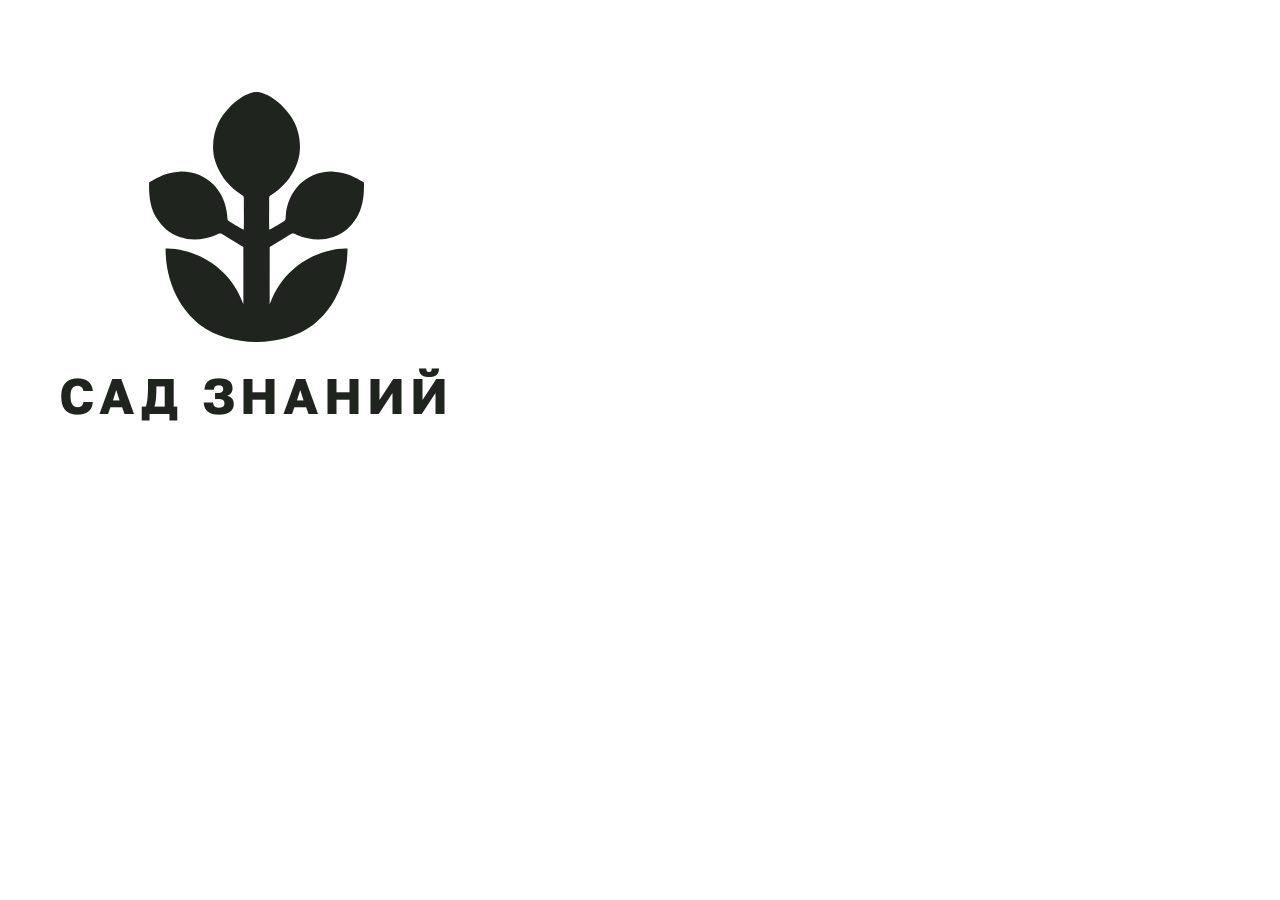
<file: wp-content/themes/sad-znaniy/_design/favicons/_tools/render/v1.html>
<!DOCTYPE html>
<html lang="ru">
<head>
<meta charset="utf-8">
<title>В1 — полный логотип (символ + «САД ЗНАНИЙ»)</title>
<link rel="stylesheet" href="render.css">
<script src="font.js"></script>
</head>
<body>
  <!-- Символ 250 px по высоте (аспект 44.17:51.39 → 215 px по ширине) + вордмарк 50 px.
       Отступ между элементами 28 px — как пропорция lockup'а в шапке (.logo, gap:10px). -->
  <div class="canvas" style="gap:28px">
    <img class="mark" src="../../source/logo-sad.svg" alt="" width="215" height="250">
    <div class="name" style="font-size:50px; letter-spacing:.1em">Сад знаний</div>
  </div>
</body>
</html>
</file>
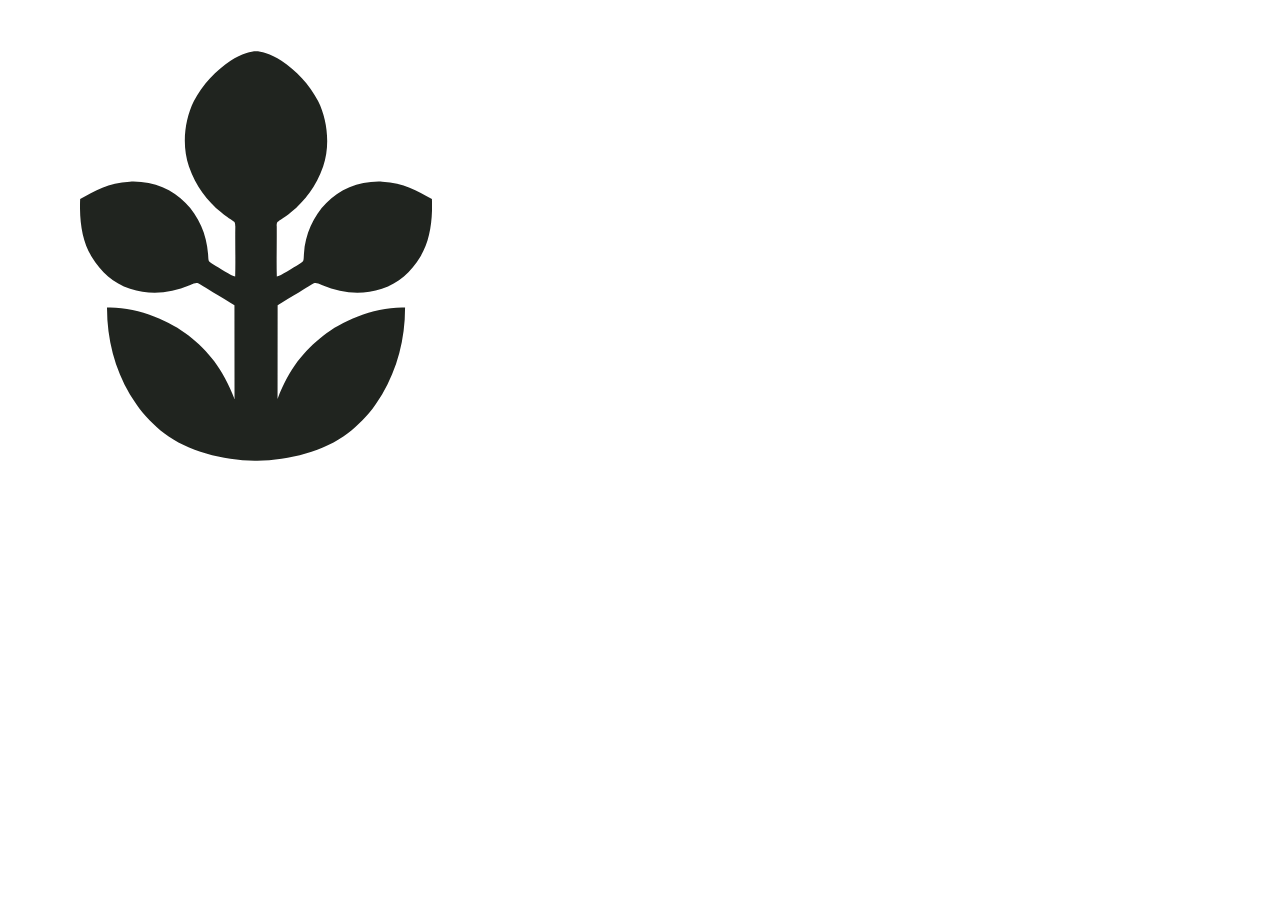
<file: wp-content/themes/sad-znaniy/_design/favicons/_tools/render/v2.html>
<!DOCTYPE html>
<html lang="ru">
<head>
<meta charset="utf-8">
<title>В2 — только символ</title>
<link rel="stylesheet" href="render.css">
</head>
<body>
  <!-- Символ 410 px по высоте → поля 51 px сверху/снизу (~10 %), 80 px по бокам.
       Цвет — фирменный --ink #20241F (как .logo-mark в шапке). -->
  <div class="canvas">
    <img class="mark" src="../../source/logo-sad.svg" alt="" width="352" height="410">
  </div>
</body>
</html>
</file>
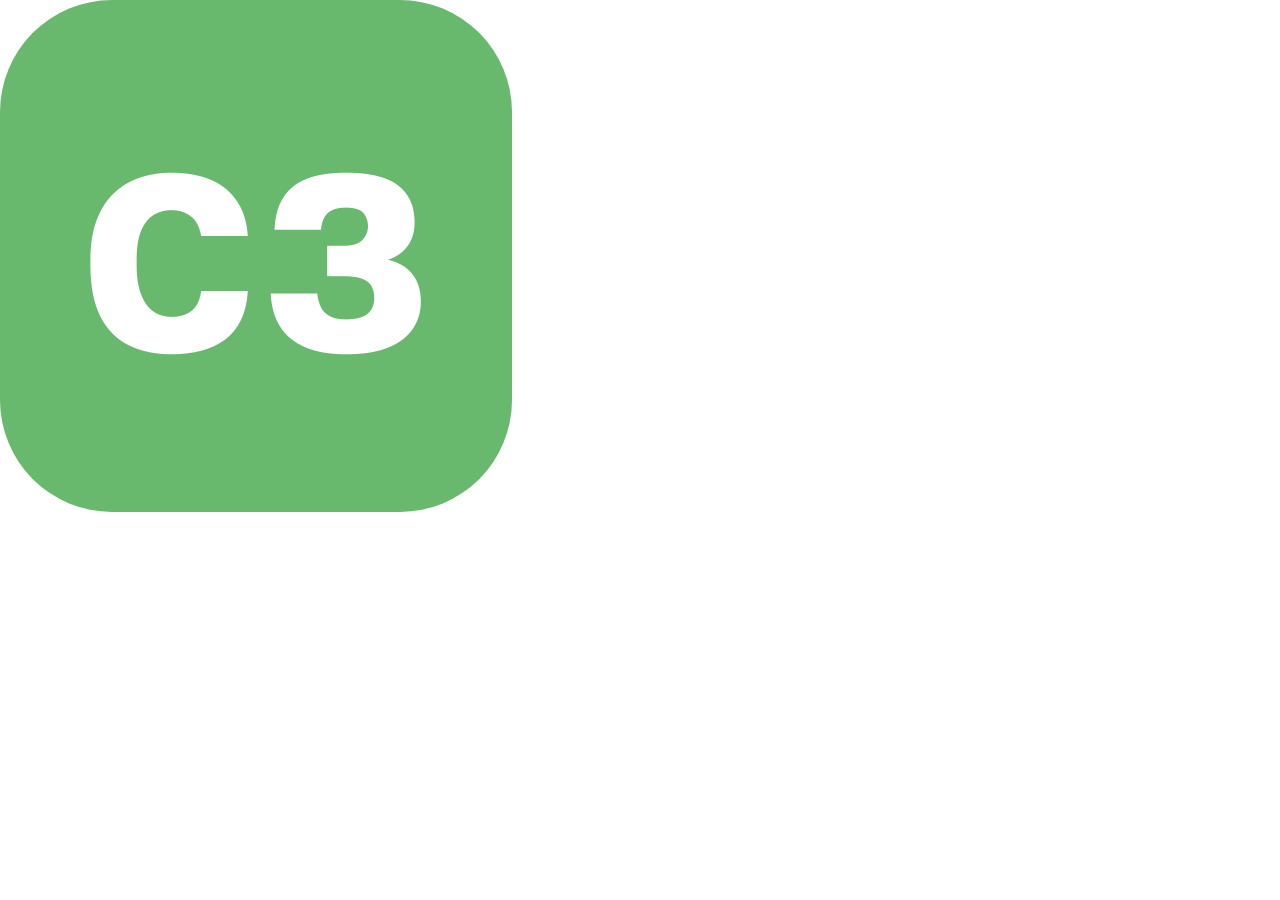
<file: wp-content/themes/sad-znaniy/_design/favicons/_tools/render/v3.html>
<!DOCTYPE html>
<html lang="ru">
<head>
<meta charset="utf-8">
<title>В3 — монограмма «СЗ» на зелёной плашке</title>
<link rel="stylesheet" href="render.css">
<script src="font.js"></script>
</head>
<body>
  <!-- Плашка на весь холст (full-bleed) со скруглением 112 px ≈ 22 % — как у иконок
       приложений; в 16 px углы не «съедают» буквы. Плашка — --accent #68B96E,
       буквы — --accent-on #FFFFFF. Кегль 250 px, межбуквенный .02em (крупный кегль
       сам по себе даёт воздух; .1em из вордмарка здесь разваливает пару). -->
  <div class="plate" style="background:#68B96E; border-radius:112px">
    <div class="name" style="color:#FFFFFF; font-size:250px; letter-spacing:.02em">Сз</div>
  </div>
</body>
</html>
</file>
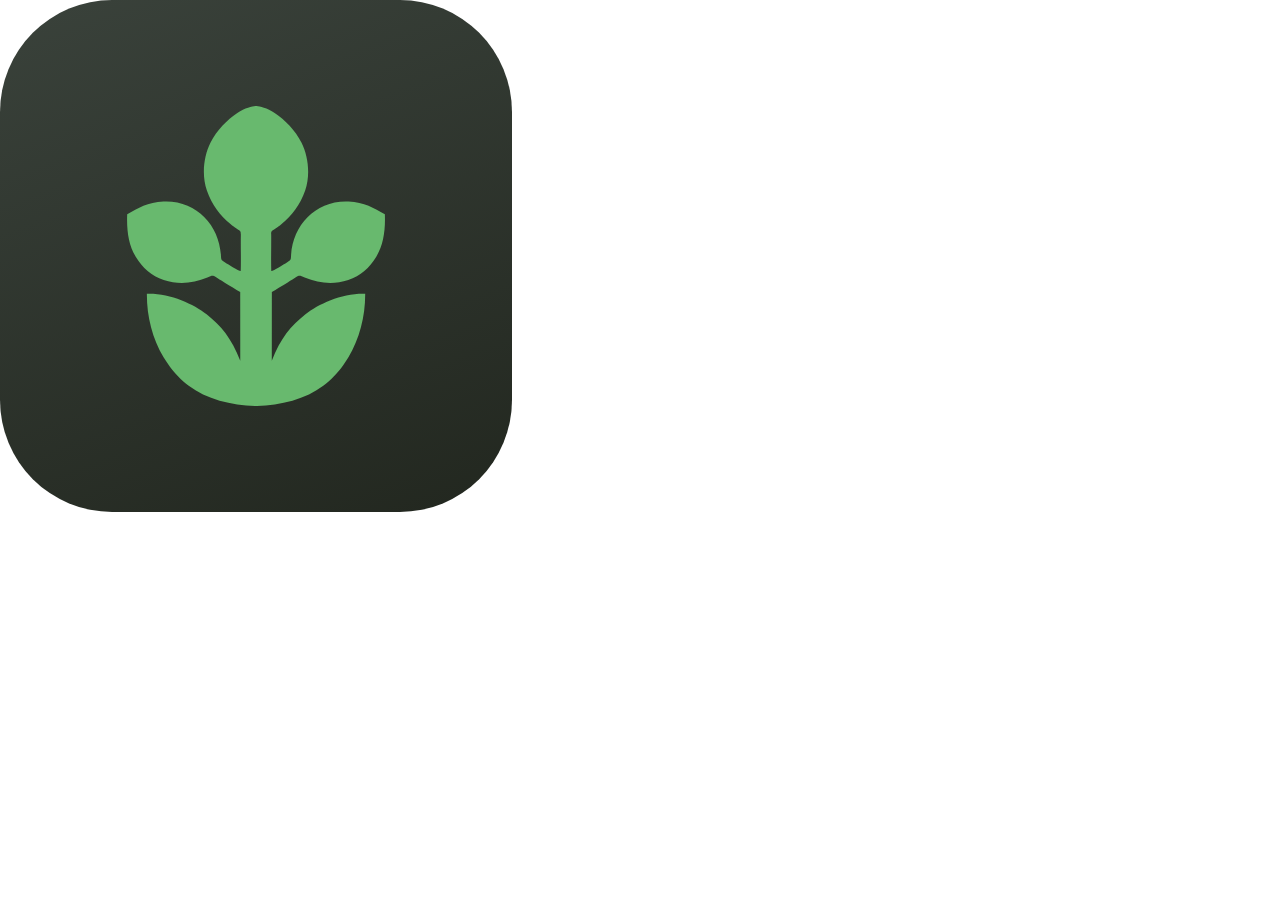
<file: wp-content/themes/sad-znaniy/_design/favicons/_tools/render/v4.html>
<!DOCTYPE html>
<html lang="ru">
<head>
<meta charset="utf-8">
<title>В4 — символ на тёмной плашке</title>
<link rel="stylesheet" href="render.css">
</head>
<body>
  <!-- Плашка на весь холст, скругление 112 px. Фон — тот же тёмный градиент, что у
       шапки (main.css: linear-gradient(#3A423B → #22271F)), символ — --accent #68B96E.
       Символ 300 px по высоте → поля 106 px снизу/сверху (≈ 21 %) — плашка работает
       как «подложка», поэтому воздуха больше, чем в В2. -->
  <div class="plate" style="background:linear-gradient(160deg,#3A423B,#22271F); border-radius:112px">
    <img class="mark" src="../../source/logo-sad-green.svg" alt="" width="258" height="300">
  </div>
</body>
</html>
</file>
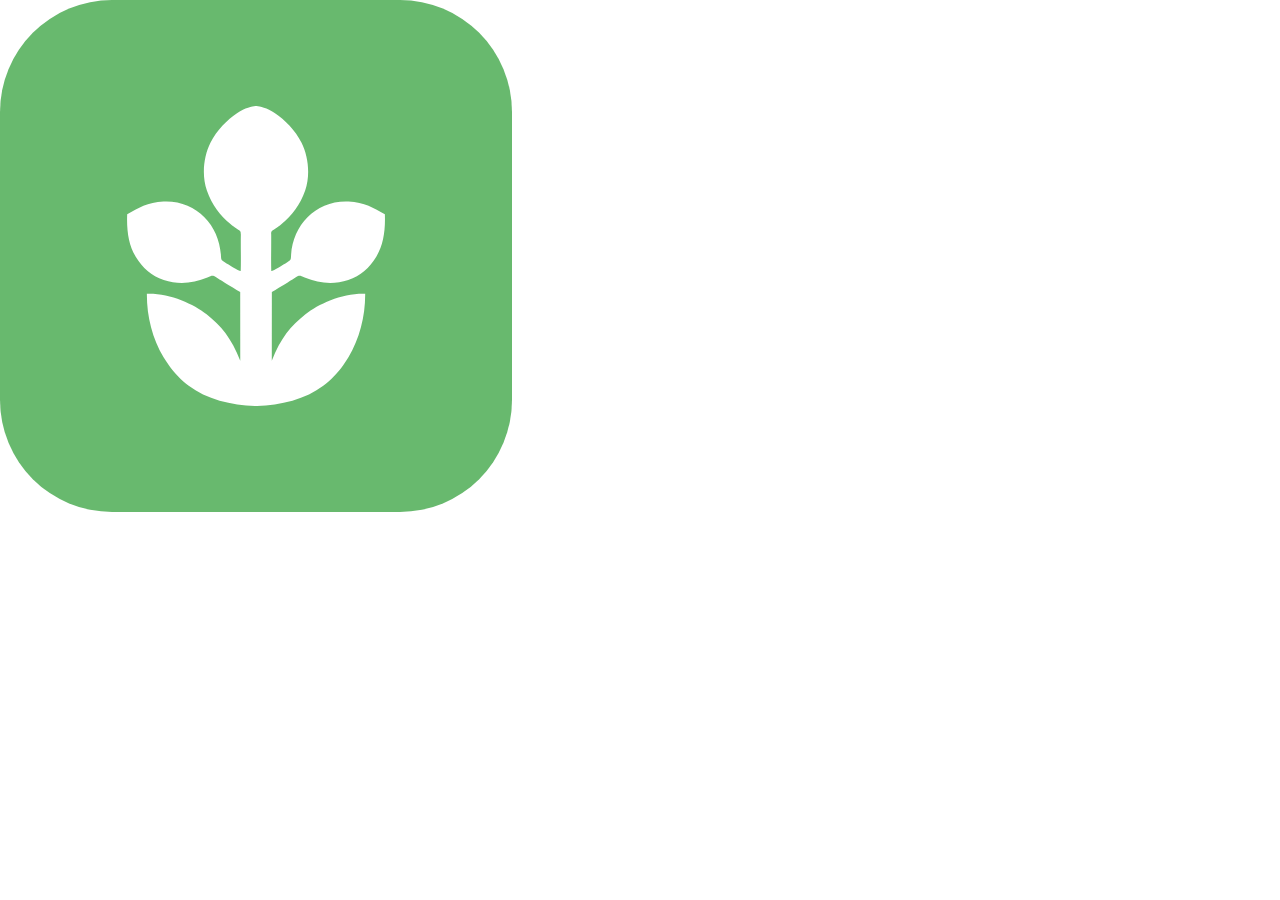
<file: wp-content/themes/sad-znaniy/_design/favicons/_tools/render/v5.html>
<!DOCTYPE html>
<html lang="ru">
<head>
<meta charset="utf-8">
<title>В5 — белый символ на зелёной плашке</title>
<link rel="stylesheet" href="render.css">
</head>
<body>
  <!-- Плашка на весь холст, скругление 112 px (≈ 22 %). Фон — акцентный зелёный
       #68B96E, символ — белый #FFFFFF. Габарит символа как в В4 (300 px по высоте,
       258 по ширине), чтобы варианты сравнивались один к одному. Текста нет,
       поэтому шрифт не нужен и мастер остаётся чистым вектором. -->
  <div class="plate" style="background:#68B96E; border-radius:112px">
    <img class="mark" src="../../source/logo-sad-white.svg" alt="" width="258" height="300">
  </div>
</body>
</html>
</file>
<file: wp-content/themes/sad-znaniy/_design/favicons/_tools/render/render.css>
/* ==========================================================
   Мастера фавиконов «Сад знаний» — общие стили страниц рендера.
   Холст 512×512, фон прозрачный (Chrome: --default-background-color=00000000).

   Шрифт Golos Text регистрируется скриптом font.js (FontFace из буфера):
   @font-face из CSS в headless-Chromium остаётся в статусе «loading» и
   не применяется, хотя файл скачивается. Признак готовности —
   атрибут <html data-fonts="golos">, его ставит font.js.
   ========================================================== */

html, body{ margin:0; padding:0; background:transparent; }
body{ width:512px; height:512px; overflow:hidden; }

.canvas{
    width:512px; height:512px; box-sizing:border-box;
    display:flex; flex-direction:column; align-items:center; justify-content:center;
    color:#20241F;
}
.plate{
    width:512px; height:512px;
    display:flex; align-items:center; justify-content:center;
}
.mark{ display:block; }
.name{
    font-family:'Golos Text', sans-serif;
    font-weight:700;
    text-transform:uppercase;
    line-height:1;
    white-space:nowrap;
}
</file>
